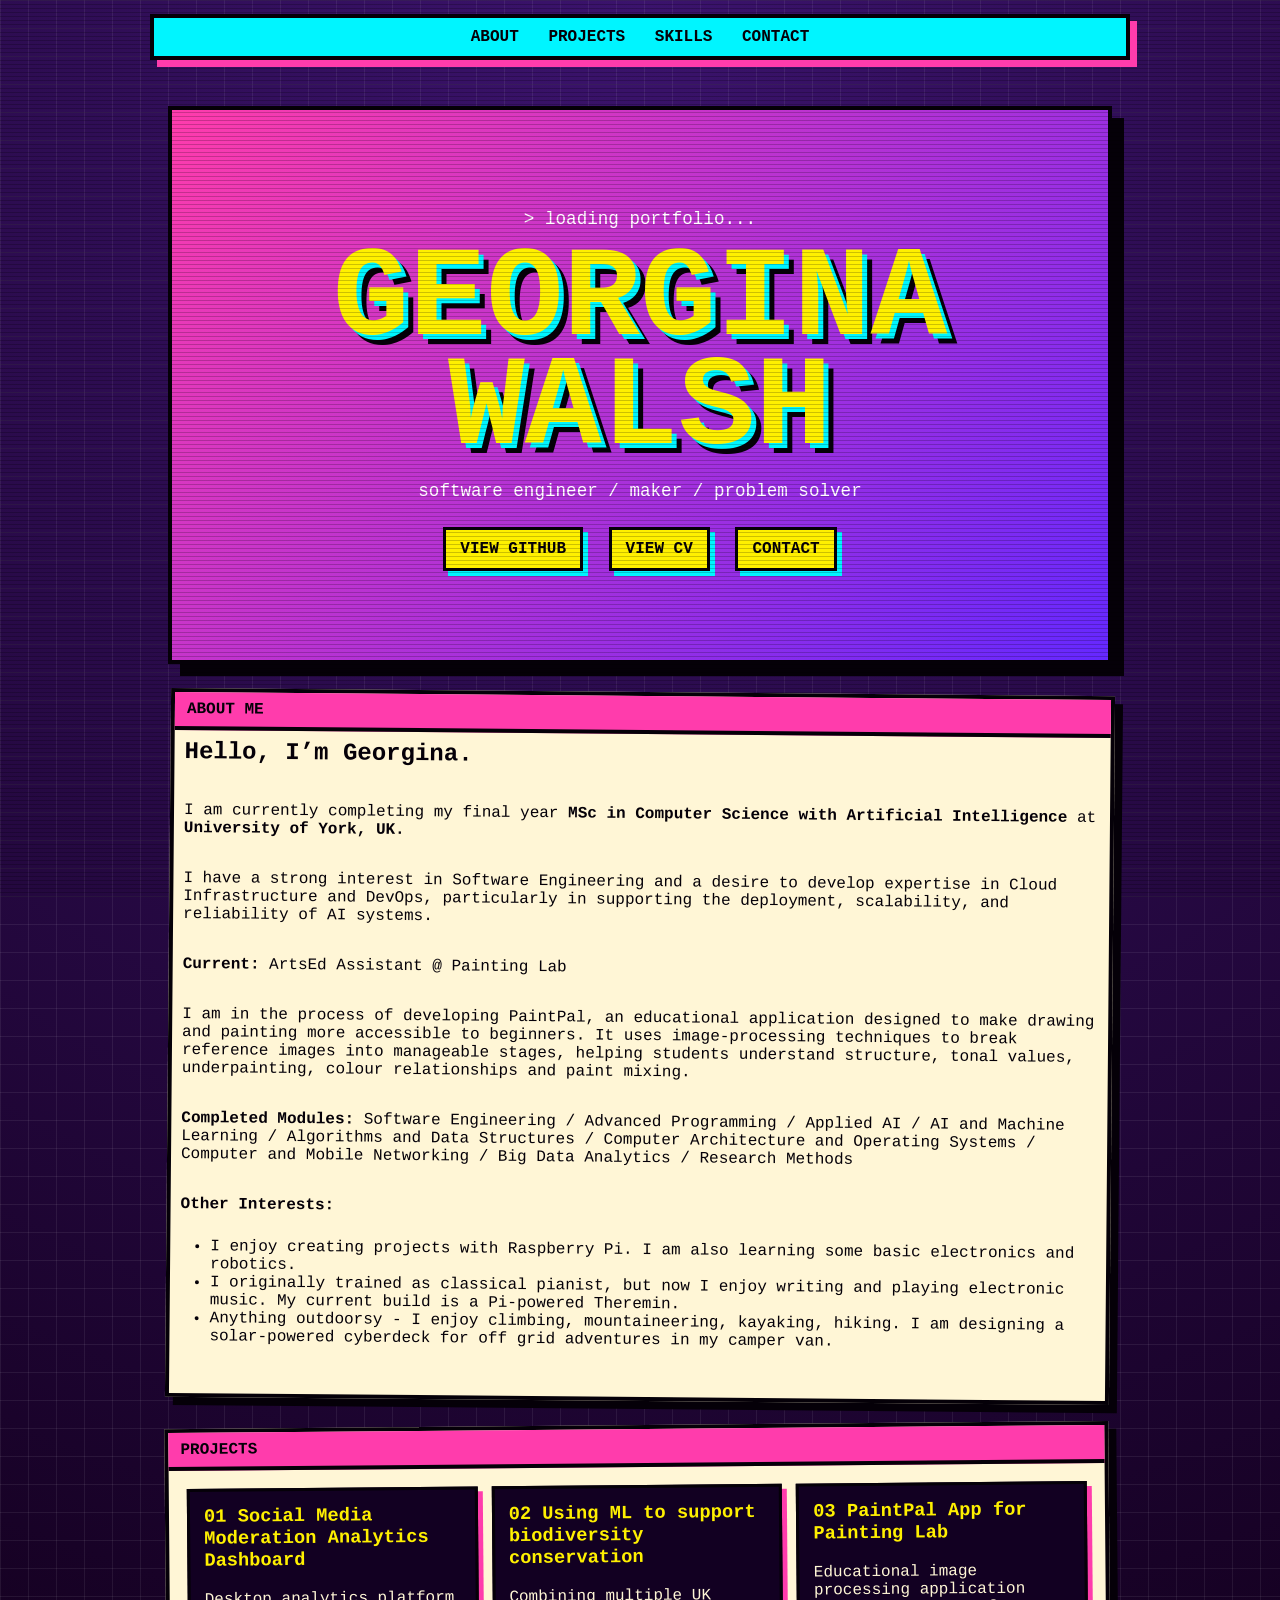
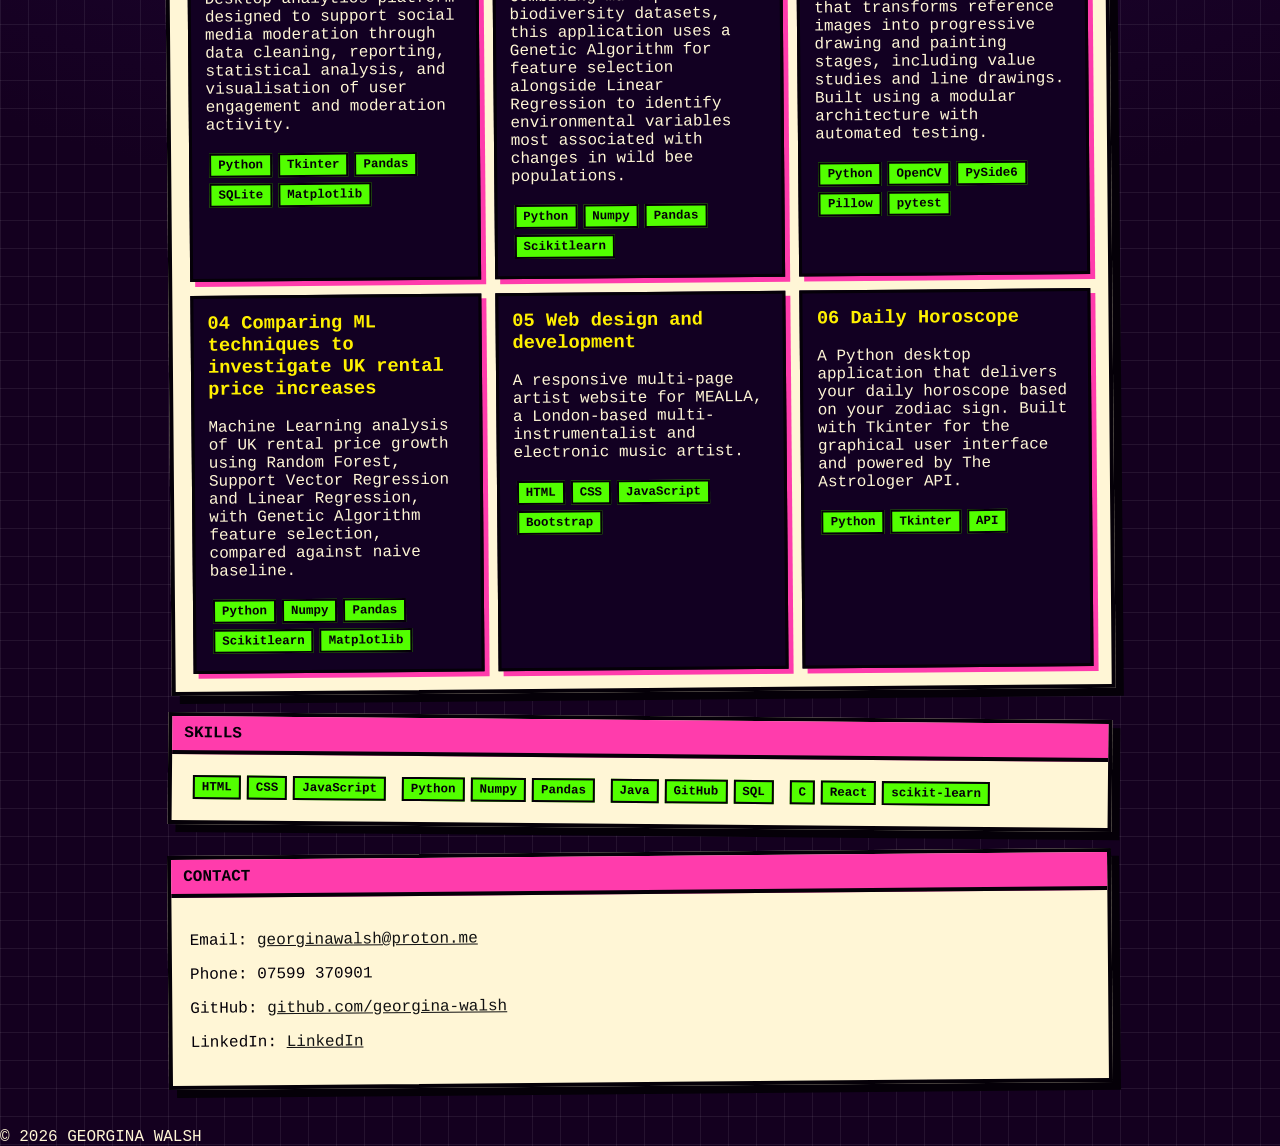
<file: index.html>
<!DOCTYPE html>
<html lang="en">
<head>
    <meta charset="UTF-8" />
    <meta name="viewport" content="width=device-width, initial-scale=1.0" />
    <title>Georgina Walsh</title>
    <link rel="stylesheet" href="styles.css">
</head>

<body>

    <nav>
        <a href="#about">ABOUT</a>
        <a href="#projects">PROJECTS</a>
        <a href="#skills">SKILLS</a>
        <a href="#contact">CONTACT</a>
    </nav>

    <main>
    <header class="hero">
        <div>
        <p class="kicker">&gt; loading portfolio...</p>
        <h1>GEORGINA<br>WALSH</h1>
        <p class="kicker">software engineer / maker / problem solver</p>
        <a class="btn" href="https://github.com/georgina-walsh" target="_blank">VIEW GITHUB</a>
        <a class="btn" href="cv.html" target="_blank">VIEW CV</a>
        <a class="btn" href="#contact">CONTACT</a>
        </div>
    </header>

    <section class="section" id="about">
        <div class="title">about me</div>
        <h2>Hello, I’m Georgina.</h2>
        <p>I am currently completing my final year <strong>MSc in Computer Science with Artificial Intelligence</strong> at <strong>University of York, UK.</strong></p>
        <p>I have a strong interest in Software Engineering and a desire to develop expertise in Cloud Infrastructure and DevOps, particularly in supporting the deployment, scalability, and reliability of AI systems.</p>
        <p><strong>Current:</strong> ArtsEd Assistant @ Painting Lab </p>
        <p>I am in the process of developing PaintPal, an educational application designed to make drawing and painting more accessible to beginners. It uses image-processing techniques to break reference images into manageable stages, helping students understand structure, tonal values, underpainting, colour relationships and paint mixing.</p>
        <p><strong>Completed Modules: </strong>Software Engineering / Advanced Programming / Applied AI / AI and Machine Learning / Algorithms and Data Structures / Computer Architecture and Operating Systems / Computer and Mobile Networking / Big Data Analytics / Research Methods </p>
        <p><strong>Other Interests: </strong> 
          <ul>
            <li>I enjoy creating projects with Raspberry Pi. I am also learning some basic electronics and robotics.</li>
            <li>I originally trained as classical pianist, but now I enjoy writing and playing electronic music. My current build is a Pi-powered Theremin.</li>
            <li>Anything outdoorsy - I enjoy climbing, mountaineering, kayaking, hiking. I am designing a solar-powered cyberdeck for off grid adventures in my camper van.</li>
          </ul>
        <p></p>
    </section>

    <section class="section" id="projects">
        <div class="title">projects</div>
        <div class="content grid">
            <a href="https://github.com/georgina-walsh/social-media-moderation-analytics-prototype" class="card-link" target="_blank">
                <div class="card">
                    <h3>01 Social Media Moderation Analytics Dashboard</h3>
                    <p>Desktop analytics platform designed to support social media moderation through data cleaning, reporting, statistical analysis, and visualisation of user engagement and moderation activity.</p>
                    <span class="tag">Python</span><span class="tag">Tkinter</span><span class="tag">Pandas</span><span class="tag">SQLite</span><span class="tag">Matplotlib</span>
                </div>
            </a>
            <a href="https://github.com/georgina-walsh/bee-populations-ml" class="card-link" target="_blank">
                <div class="card">
                    <h3>02 Using ML to support biodiversity conservation</h3>
                    <p>Combining multiple UK biodiversity datasets, this application uses a Genetic Algorithm for feature selection alongside Linear Regression to identify environmental variables most associated with changes in wild bee populations.</p>
                    <span class="tag">Python</span><span class="tag">Numpy</span><span class="tag">Pandas</span><span class="tag">Scikitlearn</span>
                </div>
            </a>
            <a href="https://github.com/georgina-walsh/painting-lab" class="card-link" target="_blank">
                <div class="card">
                    <h3>03 PaintPal App for Painting Lab</h3>
                    <p>Educational image processing application that transforms reference images into progressive drawing and painting stages, including value studies and line drawings. Built using a modular architecture with automated testing.</p>
                    <span class="tag">Python</span><span class="tag">OpenCV</span><span class="tag">PySide6</span><span class="tag">Pillow</span><span class="tag">pytest</span>
                </div>
            </a>
            <a href="https://github.com/georgina-walsh/housing-cost-ml-analysis" class="card-link" target="_blank">
                <div class="card">
                    <h3>04 Comparing ML techniques to investigate UK rental price increases</h3>
                    <p>Machine Learning analysis of UK rental price growth using Random Forest, Support Vector Regression and Linear Regression, with Genetic Algorithm feature selection, compared against naive baseline.</p>
                    <span class="tag">Python</span><span class="tag">Numpy</span><span class="tag">Pandas</span><span class="tag">Scikitlearn</span><span class="tag">Matplotlib</span>
                </div>
            </a>
            <a href="https://github.com/georgina-walsh/mealla-website" class="card-link" target="_blank">
                <div class="card">
                    <h3>05 Web design and development</h3>
                    <p>A responsive multi-page artist website for MEALLA, a London-based multi-instrumentalist and electronic music artist.</p>
                    <span class="tag">HTML</span><span class="tag">CSS</span><span class="tag">JavaScript</span><span class="tag">Bootstrap</span>
                </div>
            </a>
            <a href="https://github.com/georgina-walsh/horoscope" class="card-link" target="_blank">
                <div class="card">
                    <h3>06 Daily Horoscope</h3>
                    <p>A Python desktop application that delivers your daily horoscope based on your zodiac sign. Built with Tkinter for the graphical user interface and powered by The Astrologer API.</p>
                    <span class="tag">Python</span><span class="tag">Tkinter</span><span class="tag">API</span>
                </div>
            </a>
        </div>
    </section>
    
    <section class="section" id="skills">
        <div class="title">skills</div>
        <div class="content">
            <span class="tag">HTML</span><span class="tag">CSS</span><span class="tag">JavaScript</span>
            <span class="tag">Python</span><span class="tag">Numpy</span><span class="tag">Pandas</span>
            <span class="tag">Java</span><span class="tag">GitHub</span><span class="tag">SQL</span>
            <span class="tag">C</span><span class="tag">React</span><span class="tag">scikit-learn</span>
        </div>
    </section>

    <section class="section" id="contact">
        <div class="title">contact</div>
        <div class="content">
        <p>Email: <a href="mailto:georginawalsh@proton.me">georginawalsh@proton.me</a></p>
        <p>Phone: 07599 370901</p>
        <p>GitHub: <a href="https://github.com/georgina-walsh">github.com/georgina-walsh</a></p>
        <p>LinkedIn: <a href="https://www.linkedin.com/in/walsh-georgina">LinkedIn</a></p>
        </div>
    </section>
    </main>

    © 2026 GEORGINA WALSH
</file>
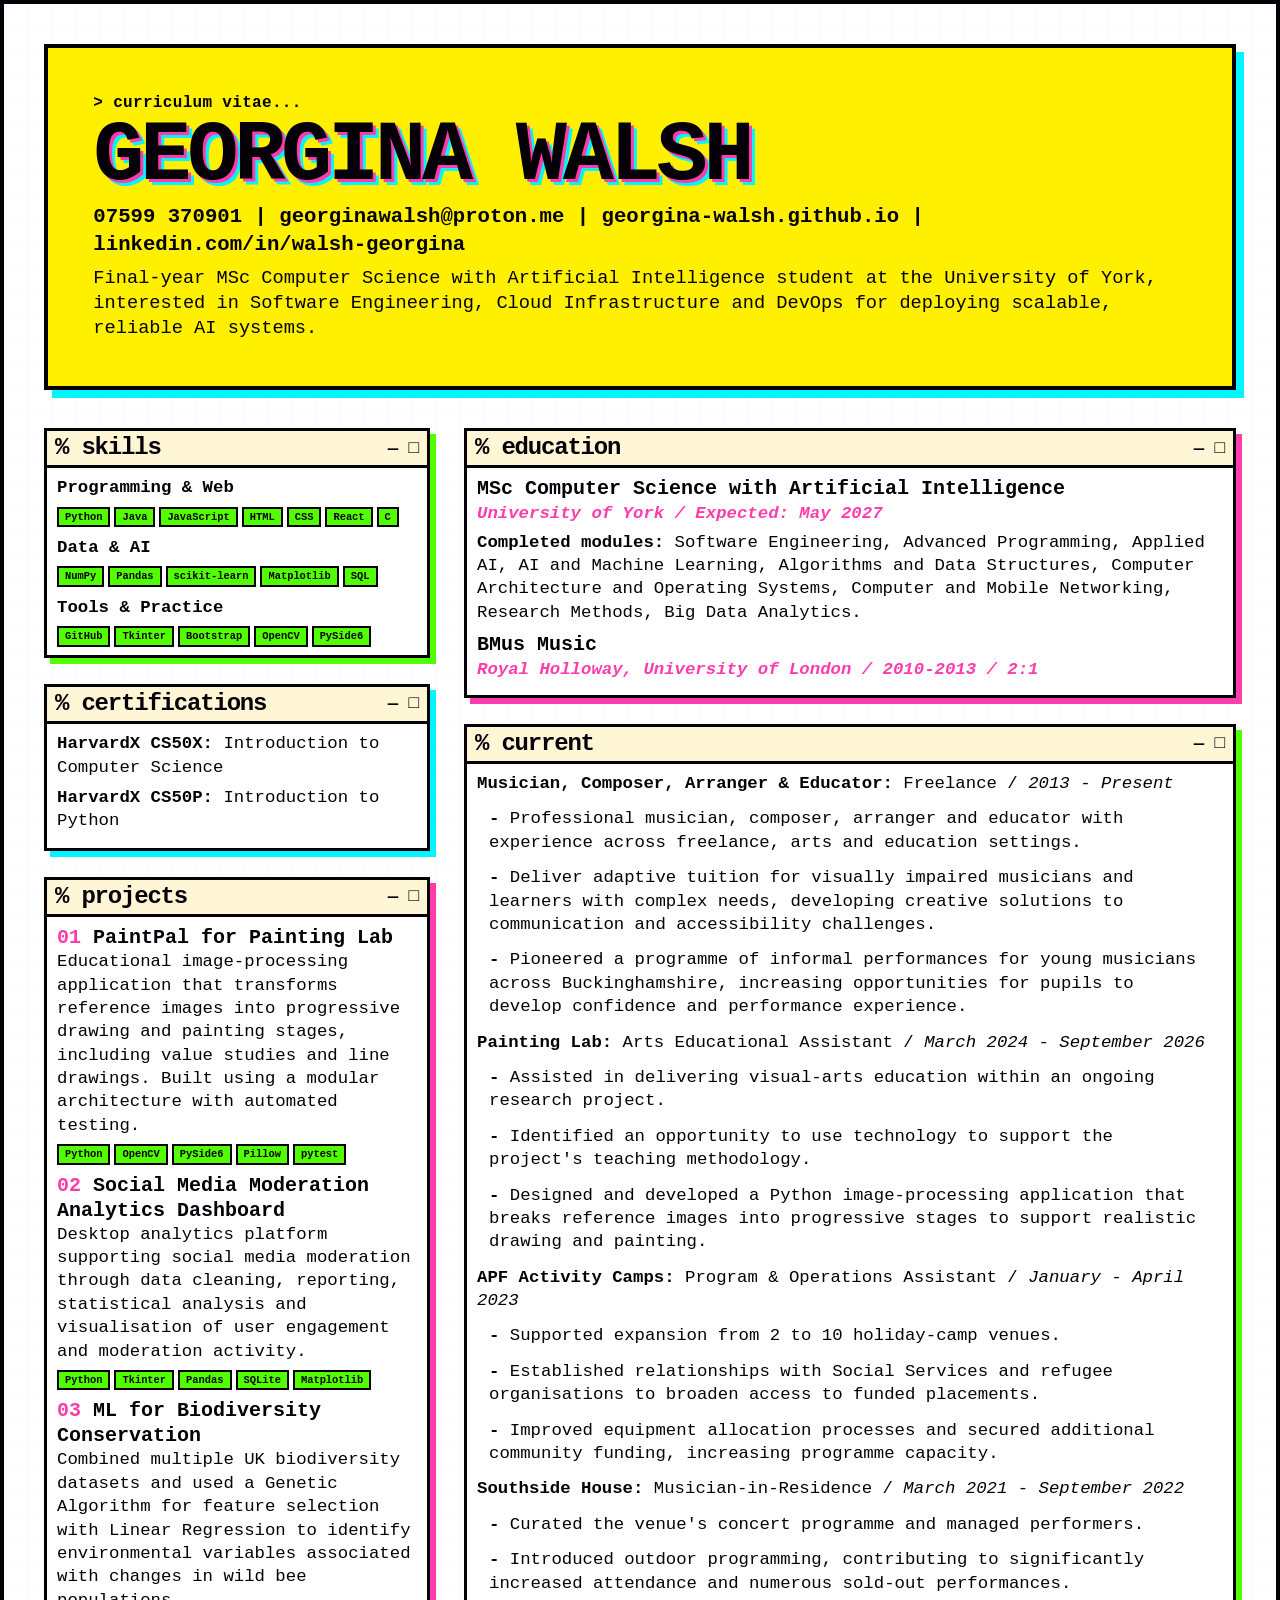
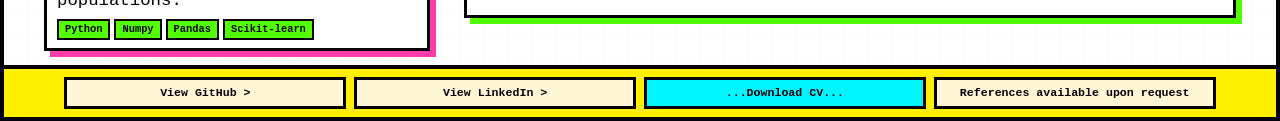
<file: cv.html>
<!DOCTYPE html>
  <html lang="en">
    <head>
      <meta charset="UTF-8" />
      <meta name="viewport" content="width=device-width, initial-scale=1.0" />
      <title>Georgina Walsh | CV</title>
      <link rel="stylesheet" href="cv-styles.css">
    </head>
    <body>
      <main class="page" aria-label="Georgina Walsh CV">
        <div class="cv">
          <header class="hero">
            <div>
              <p class="kicker">&gt; curriculum vitae...</p>
              <h1>Georgina Walsh</h1>
              <p class="role">07599 370901 | georginawalsh@proton.me | georgina-walsh.github.io | linkedin.com/in/walsh-georgina</p>
              <p class="intro">Final-year MSc Computer Science with Artificial Intelligence student at the University of York, interested in Software Engineering, Cloud Infrastructure and DevOps for deploying scalable, reliable AI systems.</p>
            </div>
          </header>

          <section class="layout">
            <aside>
              <section class="panel lime">
                <div class="panel-title"><span>% skills</span><span class="window">— □</span></div>
                <div class="panel-body">
                  <p><strong>Programming & Web</strong></p>
                  <div class="tags">
                    <span class="tag">Python</span><span class="tag">Java</span><span class="tag">JavaScript</span><span class="tag">HTML</span><span class="tag">CSS</span><span class="tag">React</span><span class="tag">C</span>
                  </div>
                  <p style="margin-top:9px"><strong>Data & AI</strong></p>
                  <div class="tags">
                    <span class="tag">NumPy</span><span class="tag">Pandas</span><span class="tag">scikit-learn</span><span class="tag">Matplotlib</span><span class="tag">SQL</span>
                  </div>
                  <p style="margin-top:9px"><strong>Tools & Practice</strong></p>
                  <div class="tags">
                    <span class="tag">GitHub</span><span class="tag">Tkinter</span><span class="tag">Bootstrap</span><span class="tag">OpenCV</span><span class="tag">PySide6</span>
                  </div>
                </div>
              </section>

              <section class="panel">
                <div class="panel-title"><span>% certifications</span><span class="window">— □</span></div>
                <div class="panel-body">
                  <p><strong>HarvardX CS50X:</strong> Introduction to Computer Science</p>
                  <p><strong>HarvardX CS50P:</strong> Introduction to Python</p>
                </div>
              </section>

              <section class="panel pink">
                <div class="panel-title"><span>% projects</span><span class="window">— □</span></div>
                <div class="panel-body">
                  <div class="item">
                    <h3><span class="project-number">01</span> PaintPal for Painting Lab</h3>
                    <p>Educational image-processing application that transforms reference images into progressive drawing and painting stages, including value studies and line drawings. Built using a modular architecture with automated testing.</p>
                    <div class="tags"><span class="tag">Python</span><span class="tag">OpenCV</span><span class="tag">PySide6</span><span class="tag">Pillow</span><span class="tag">pytest</span> </div> 
                  </div>

                  <div class="item">
                    <h3><span class="project-number">02</span> Social Media Moderation Analytics Dashboard</h3>
                    <p>Desktop analytics platform supporting social media moderation through data cleaning, reporting, statistical analysis and visualisation of user engagement and moderation activity.</p>
                    <div class="tags"><span class="tag">Python</span><span class="tag">Tkinter</span><span class="tag">Pandas</span><span class="tag">SQLite</span><span class="tag">Matplotlib</span></div>
                  </div>

                  <div class="item">
                    <h3><span class="project-number">03</span> ML for Biodiversity Conservation</h3>
                    <p>Combined multiple UK biodiversity datasets and used a Genetic Algorithm for feature selection with Linear Regression to identify environmental variables associated with changes in wild bee populations.</p>
                    <div class="tags"><span class="tag">Python</span><span class="tag">Numpy</span><span class="tag">Pandas</span><span class="tag">Scikit-learn</span></div>
                  </div>
                </div>
              </section>

            </aside>

            <section>
              <section class="panel pink">
                <div class="panel-title"><span>% education</span><span class="window">— □</span></div>
                <div class="panel-body">
                  <div class="item">
                    <h3>MSc Computer Science with Artificial Intelligence</h3>
                    <span class="meta">University of York / Expected: May 2027</span>
                    <p><strong>Completed modules:</strong> Software Engineering, Advanced Programming, Applied AI, AI and Machine Learning, Algorithms and Data Structures, Computer Architecture and Operating Systems, Computer and Mobile Networking, Research Methods, Big Data Analytics.</p>
                  </div>
                  <div class="item">
                    <h3>BMus Music</h3>
                    <span class="meta">Royal Holloway, University of London / 2010-2013 / 2:1</span>
                  </div>
                </div>
              </section>

              <section class="panel lime">
                <div class="panel-title"><span>% current</span><span class="window">— □</span></div>
                <div class="panel-body">
                  <p><strong>Musician, Composer, Arranger & Educator: </strong>Freelance / <em>2013 - Present</em></p>
                  <ul>
                    <li>Professional musician, composer, arranger and educator with experience across freelance, arts and education settings.</li>
                    <li>Deliver adaptive tuition for visually impaired musicians and learners with complex needs, developing creative solutions to communication and accessibility challenges.</li>
                    <li>Pioneered a programme of informal performances for young musicians across Buckinghamshire, increasing opportunities for pupils to develop confidence and performance experience.</li>
                  </ul>
                <p><strong>Painting Lab: </strong>Arts Educational Assistant / <em>March 2024 - September 2026</em></p>
                  <ul>
                    <li>Assisted in delivering visual-arts education within an ongoing research project.</li>
                    <li>Identified an opportunity to use technology to support the project's teaching methodology.</li>
                    <li>Designed and developed a Python image-processing application that breaks reference images into progressive stages to support realistic drawing and painting.</li>
                  </ul>
                <p><strong>APF Activity Camps: </strong>Program & Operations Assistant / <em>January - April 2023</em></p>
                  <ul>
                    <li>Supported expansion from 2 to 10 holiday-camp venues.</li>
                    <li>Established relationships with Social Services and refugee organisations to broaden access to funded placements.</li>
                    <li>Improved equipment allocation processes and secured additional community funding, increasing programme capacity.</li>
                  </ul>
                <p><strong>Southside House: </strong>Musician-in-Residence / <em>March 2021 - September 2022</em></p>
                  <ul>
                    <li>Curated the venue's concert programme and managed performers.</li>
                    <li>Introduced outdoor programming, contributing to significantly increased attendance and numerous sold-out performances.</li>
                  </ul>
                </div>
              </section>

            </section>
          </section>
        </div>

        <footer class="footer-strip">
          <a href="index.html">View GitHub &gt;</a>
          <a href="https://www.linkedin.com/in/walsh-georgina/">View LinkedIn &gt;</a>
          <a href="assets/georgina-walsh-cv-colour.pdf" download class="download">...Download CV...</a>
          <span>References available upon request</span>
        </footer>
      </main>
    </body>
</html>
</file>
<file: styles.css>
:root{
  --bg:#14001f; --pink:#ff3cac; --cyan:#00f5ff;
  --yellow:#fff000; --lime:#52ff00; --ink:#050008; --paper:#fff6d6;
}

*{box-sizing:border-box;scroll-behavior:smooth}

body{
  margin:0;font-family:"Courier New",monospace;color:var(--paper);
  background:
    linear-gradient(#ffffff12 1px,transparent 1px),
    linear-gradient(90deg,#ffffff12 1px,transparent 1px),
    radial-gradient(circle at top,#3b136d,var(--bg) 65%);
  background-size:28px 28px,28px 28px,100%;
}

body:before{
  content:"";position:fixed;inset:0;pointer-events:none;
  background:repeating-linear-gradient(0deg,transparent 0 3px,#0006 4px);
}

main{max-width:980px;margin:auto;padding:18px}

nav{
  position:sticky;top:0;z-index:9;margin:14px auto 28px;
  max-width:980px;background:var(--cyan);color:var(--ink);
  border:4px solid var(--ink);box-shadow:7px 7px 0 var(--pink);
  padding:10px;text-align:center;font-weight:bold;
}

nav a{color:var(--ink);margin:0 10px;text-decoration:none}

nav a:hover{background:var(--yellow)}

.hero{
  min-height:62vh;display:grid;place-items:center;text-align:center;
  border:4px solid var(--ink);box-shadow:12px 12px 0 var(--ink);
  background:linear-gradient(135deg,var(--pink),#6528ff);
  padding:35px 18px;margin-bottom:28px;
}

h1{
  font-size:clamp(3.2rem,11vw,8rem);line-height:.85;margin:0;
  color:var(--yellow);
  text-shadow:5px 5px 0 var(--cyan),10px 10px 0 var(--ink);
}

.kicker{font-size:1.1rem;color:white}

.btn{
  display:inline-block;margin:8px;padding:10px 14px;
  background:var(--yellow);color:var(--ink);text-decoration:none;
  border:3px solid var(--ink);box-shadow:5px 5px 0 var(--cyan);
  font-weight:bold;
}

.section{
  background:var(--paper);color:var(--ink);
  border:4px solid var(--ink);box-shadow:8px 8px 0 var(--ink);
  margin:24px 0;transform:rotate(-.5deg);
}

.section:nth-child(even){transform:rotate(.5deg)}

.title{
  background:var(--pink);border-bottom:4px solid var(--ink);
  padding:8px 12px;font-weight:bold;text-transform:uppercase;
}

#about p,h2{
  padding:8px 10px;
}

.content{padding:18px}

h2,h3{margin-top:0}

.grid{
  display:grid;grid-template-columns:repeat(3, 1fr);gap:14px; align-items: stretch;
}

.card{
  height: 100%;
  box-sizing: border-box;
  background:#120022;color:var(--paper);
  border:3px solid var(--ink);padding:14px;
  box-shadow:5px 5px 0 var(--pink);
}

.card h3{color:var(--yellow)}

.card-link {
  text-decoration: none;
  color: inherit;
  display: block;
}

.card-link .card {
  cursor: pointer;
}

.card-link:hover .card {
  transform: translateY(-5px);
}

.tag{
  display:inline-block;background:var(--lime);color:var(--ink);
  padding:3px 7px;margin:3px;border:2px solid var(--ink);
  font-weight:bold;font-size:.78rem;
}

a{color:#111}

footer{text-align:center;padding:28px;color:#ccc}
</file>
<file: cv-styles.css>
:root{
  --bg:#14001f;
  --pink:#ff3cac;
  --cyan:#00f5ff;
  --yellow:#fff000;
  --lime:#52ff00;
  --ink:#050008;
  --paper:#fff6d6;
  --white:#ffffff;
  --soft:#f7f7f7;
}

*{box-sizing:border-box;}

html{scroll-behavior:smooth;}

body{
  margin:0;
  background:var(--soft);
  color:var(--ink);
  font-family:"Courier New", Courier, monospace;
  line-height:1.35;
}

.toolbar{
  max-width:210mm;
  margin:18px auto 10px;
  display:flex;
  justify-content:space-between;
  align-items:center;
  gap:12px;
  padding:0 10px;
  font-size:0.9rem;
}

.toolbar a,
.print-btn{
  color:var(--ink);
  background:var(--yellow);
  border:3px solid var(--ink);
  box-shadow:4px 4px 0 var(--cyan);
  text-decoration:none;
  padding:8px 11px;
  font-family:inherit;
  font-weight:bold;
  cursor:pointer;
}

.page {
  width: 100%;
  min-height: 100vh;
  margin: 0 auto;
  background: var(--white);
  border: 4px solid var(--ink);
  box-shadow: 12px 12px 0 var(--pink);
  position: relative;
  overflow: hidden;
}

.page:before{
  content:"";
  position:absolute;
  inset:0;
  pointer-events:none;
  background:
  linear-gradient(#05000808 1px, transparent 1px),
  linear-gradient(90deg,#05000808 1px, transparent 1px);
  background-size:24px 24px;
  opacity:.45;
}

.cv {
  width: 100%;
  max-width: 1500px;
  margin: 0 auto;
  min-height: 100%;
  position: relative;
  z-index: 1;
  padding: 40px;
}

.hero{
  display:grid;
  grid-template-columns:1fr auto;
  gap:18px;
  align-items:end;
  padding:12mm;
  background:var(--yellow);
  border:4px solid var(--ink);
  box-shadow:8px 8px 0 var(--cyan);
  margin-bottom:10mm;
}

.kicker{
  margin:0 0 4px;
  font-size:12pt;
  font-weight:bold;
  letter-spacing:.02em;
}

h1{
  margin:0;
  font-size:64pt;
  line-height:.9;
  letter-spacing:-.05em;
  text-transform:uppercase;
  color:var(--ink);
  text-shadow:3px 3px 0 var(--pink), 6px 6px 0 var(--cyan);
}

.role{
  margin:7px 0 0;
  font-size:15.5pt;
  font-weight:bold;
}

.intro{
  margin:7px 0 0;
  font-size:14pt;
}

.contact{
  text-align:right;
  font-size:8.6pt;
  font-weight:bold;
  line-height:1.6;
}

.contact a{color:var(--ink); text-decoration-thickness:2px; text-decoration-color:var(--pink);}

.layout{
  display:grid;
  grid-template-columns:1fr 2fr;
  gap:9mm;
  align-items: stretch;
}

aside{
  display: flex;
  flex-direction: column;
  height: 100%;
}

aside .panel:last-child{
  flex: 1;
}

.panel{
  background:var(--white);
  border:3px solid var(--ink);
  box-shadow:6px 6px 0 var(--cyan);
  margin-bottom:7mm;
  break-inside:avoid;
}

.panel.pink{box-shadow:6px 6px 0 var(--pink);}
.panel.lime{box-shadow:6px 6px 0 var(--lime);}

.panel-title{
  display:flex;
  align-items:center;
  justify-content:space-between;
  gap:8px;
  background:var(--paper);
  border-bottom:3px solid var(--ink);
  padding:5px 8px;
  font-size:18pt;
  line-height:1;
  font-weight:900;
  letter-spacing:-.05em;
  text-transform:lowercase;
}

.panel-title .window{
  font-size:13pt;
  letter-spacing:0;
  white-space:nowrap;
}

.panel-body{padding:8px 10px; font-size:13pt;}
.panel-body p{margin:0 0 7px;}

h2,h3{margin:0;}
h3{font-size:15pt; line-height:1.25;}

.meta{
  display:block;
  color:var(--pink);
  font-weight:bold;
  font-style:italic;
  margin:1px 0 5px;
}

.item{margin-bottom:8px; break-inside:avoid;}
.item:last-child{margin-bottom:0;}

ul{
  margin:4px 0 0 0;
  padding:0;
  list-style:none;
}

li{
  margin:12px;
}
li:before{content:"- "; font-weight:bold;}

.tags{display:flex; flex-wrap:wrap; gap:4px;}
.tag{
  display:inline-block;
  background:var(--lime);
  color:var(--ink);
  padding:3px 6px;
  border:2px solid var(--ink);
  font-size:7.8pt;
  font-weight:bold;
  line-height:1;
}

.project-number{color:var(--pink); font-weight:bold;}

.footer-strip{
  position:absolute;
  left:0;
  right:0;
  bottom:0;
  display:grid;
  grid-template-columns:1fr 1fr 1fr 1fr;
  gap:8px;
  padding:8px 16mm;
  background:var(--yellow);
  border-top:4px solid var(--ink);
  font-size:8.7pt;
  font-weight:bold;
  z-index:2;
}

.footer-strip span,
.footer-strip a{
  border:3px solid var(--ink);
  background:var(--paper);
  color:var(--ink);
  padding:5px 8px;
  text-align:center;
  text-decoration:none;
}

.footer-strip .download{
  background:var(--cyan);
}

@media print {
  @page {
    size: A4;
    margin: 0;
  }

  html,
  body {
    width: 210mm;
    height: 297mm;
    margin: 0;
    padding: 0;
    background: white;
    overflow: hidden;
  }

  .toolbar {
    display: none;
  }

  .page {
    width: 210mm;
    height: 297mm;
    min-height: 297mm;
    margin: 0;
    border: 0;
    box-shadow: none;
    overflow: hidden;
  }

  .cv {
    max-width: none;
    width: 100%;
    height: 100%;
    padding: 8mm 9mm 17mm;
  }

  .hero {
    padding: 6mm;
    margin-bottom: 5mm;
    box-shadow: 4px 4px 0 var(--cyan);
  }

  h1 {
    font-size: 36pt;
  }

  .kicker {
    font-size: 8pt;
  }

  .role {
    font-size: 8.5pt;
  }

  .intro {
    font-size: 8pt;
  }

  .layout {
    gap: 5mm;
  }

  .panel {
    margin-bottom: 3.5mm;
    box-shadow: 3px 3px 0 var(--cyan);
  }

  .panel.pink {
    box-shadow: 3px 3px 0 var(--pink);
  }

  .panel.lime {
    box-shadow: 3px 3px 0 var(--lime);
  }

  .panel-title {
    font-size: 9.5pt;
    padding: 3px 6px;
  }

  .panel-title .window {
    font-size: 7pt;
  }

  .panel-body {
    font-size: 7.5pt;
    padding: 5px 6px;
  }

  .panel-body p {
    margin-bottom: 4px;
  }

  h3 {
    font-size: 8.5pt;
  }

  .item {
    margin-bottom: 5px;
  }

  li {
    margin: 3px 0;
  }

  .tag {
    font-size: 5.8pt;
    padding: 2px 4px;
    border-width: 1.5px;
  }

  .footer-strip {
    position: absolute;
    bottom: 0;
    left: 0;
    right: 0;
    grid-template-columns: 1fr 1fr 1fr 1fr;
    padding: 3mm 9mm;
    gap: 4px;
    font-size: 6.2pt;
  }

  .footer-strip span,
  .footer-strip a {
    padding: 3px 4px;
    border-width: 2px;
  }
}
</style>
</file>
